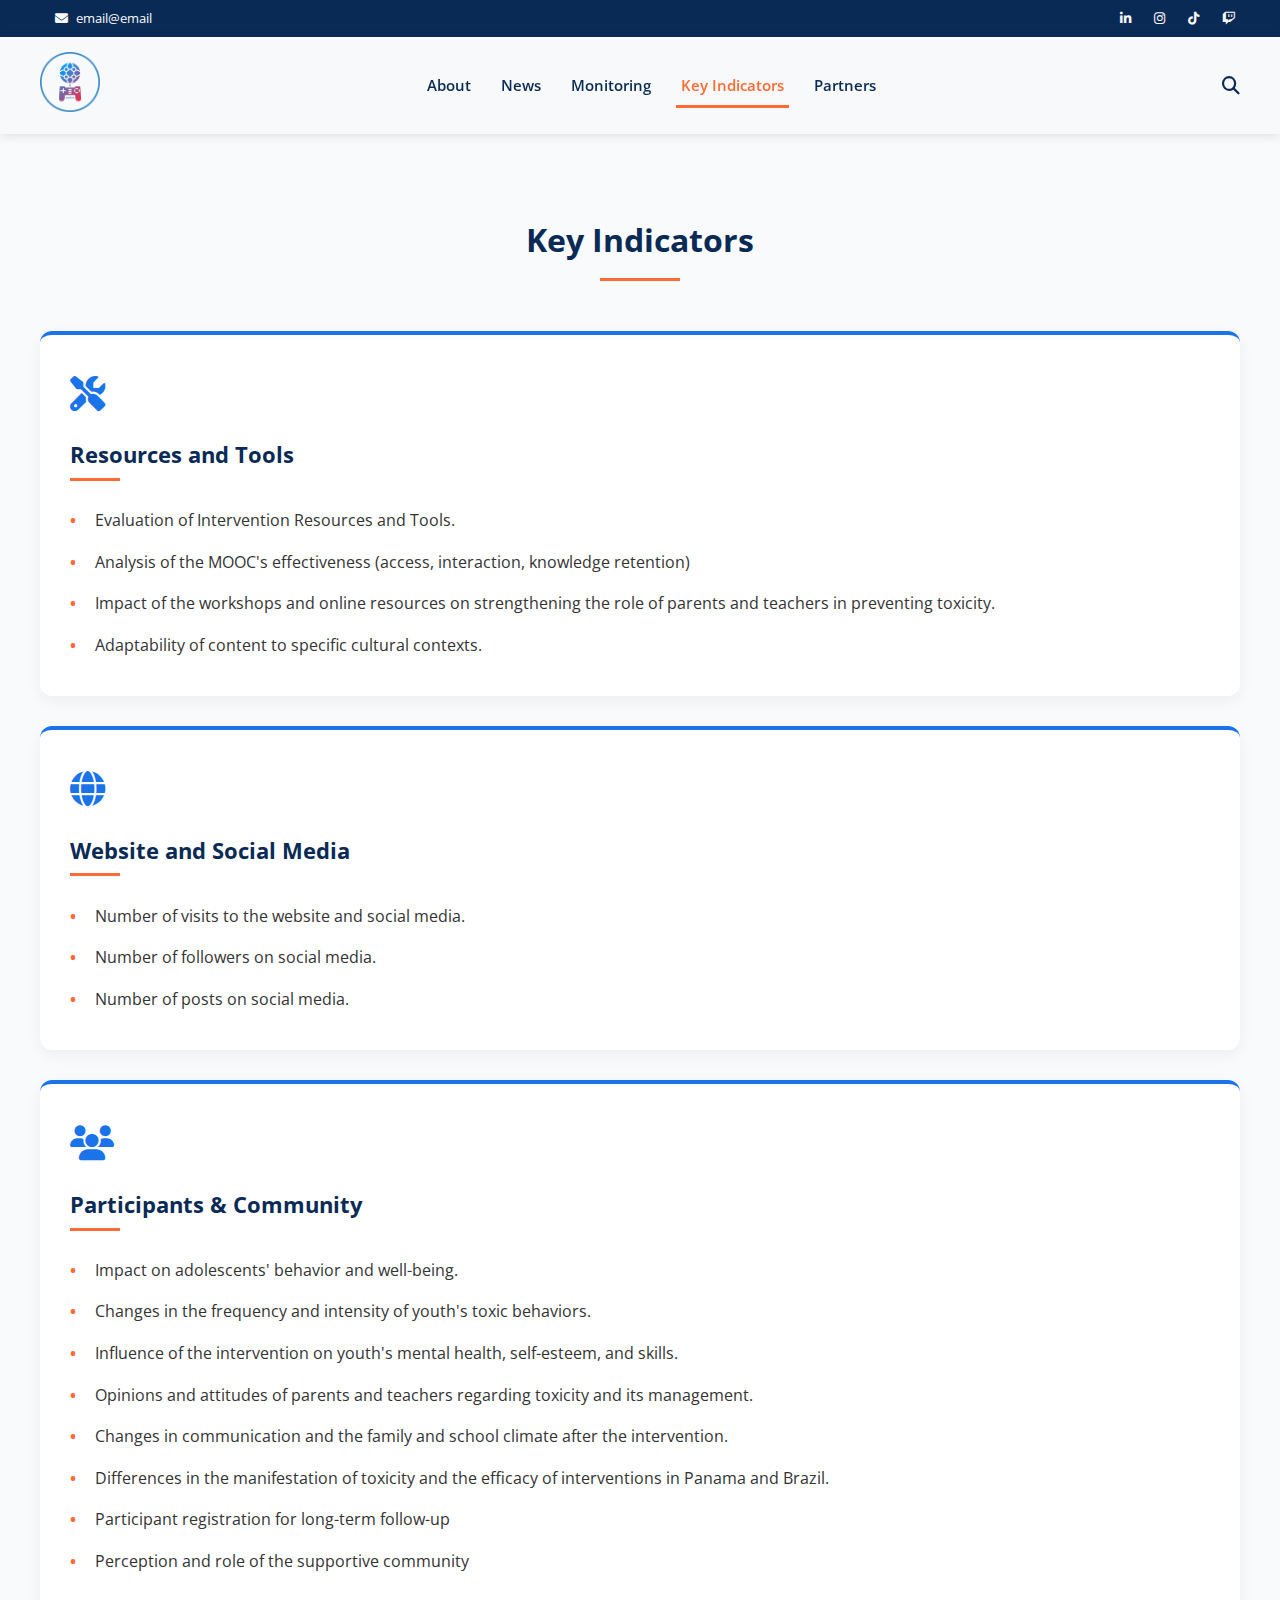
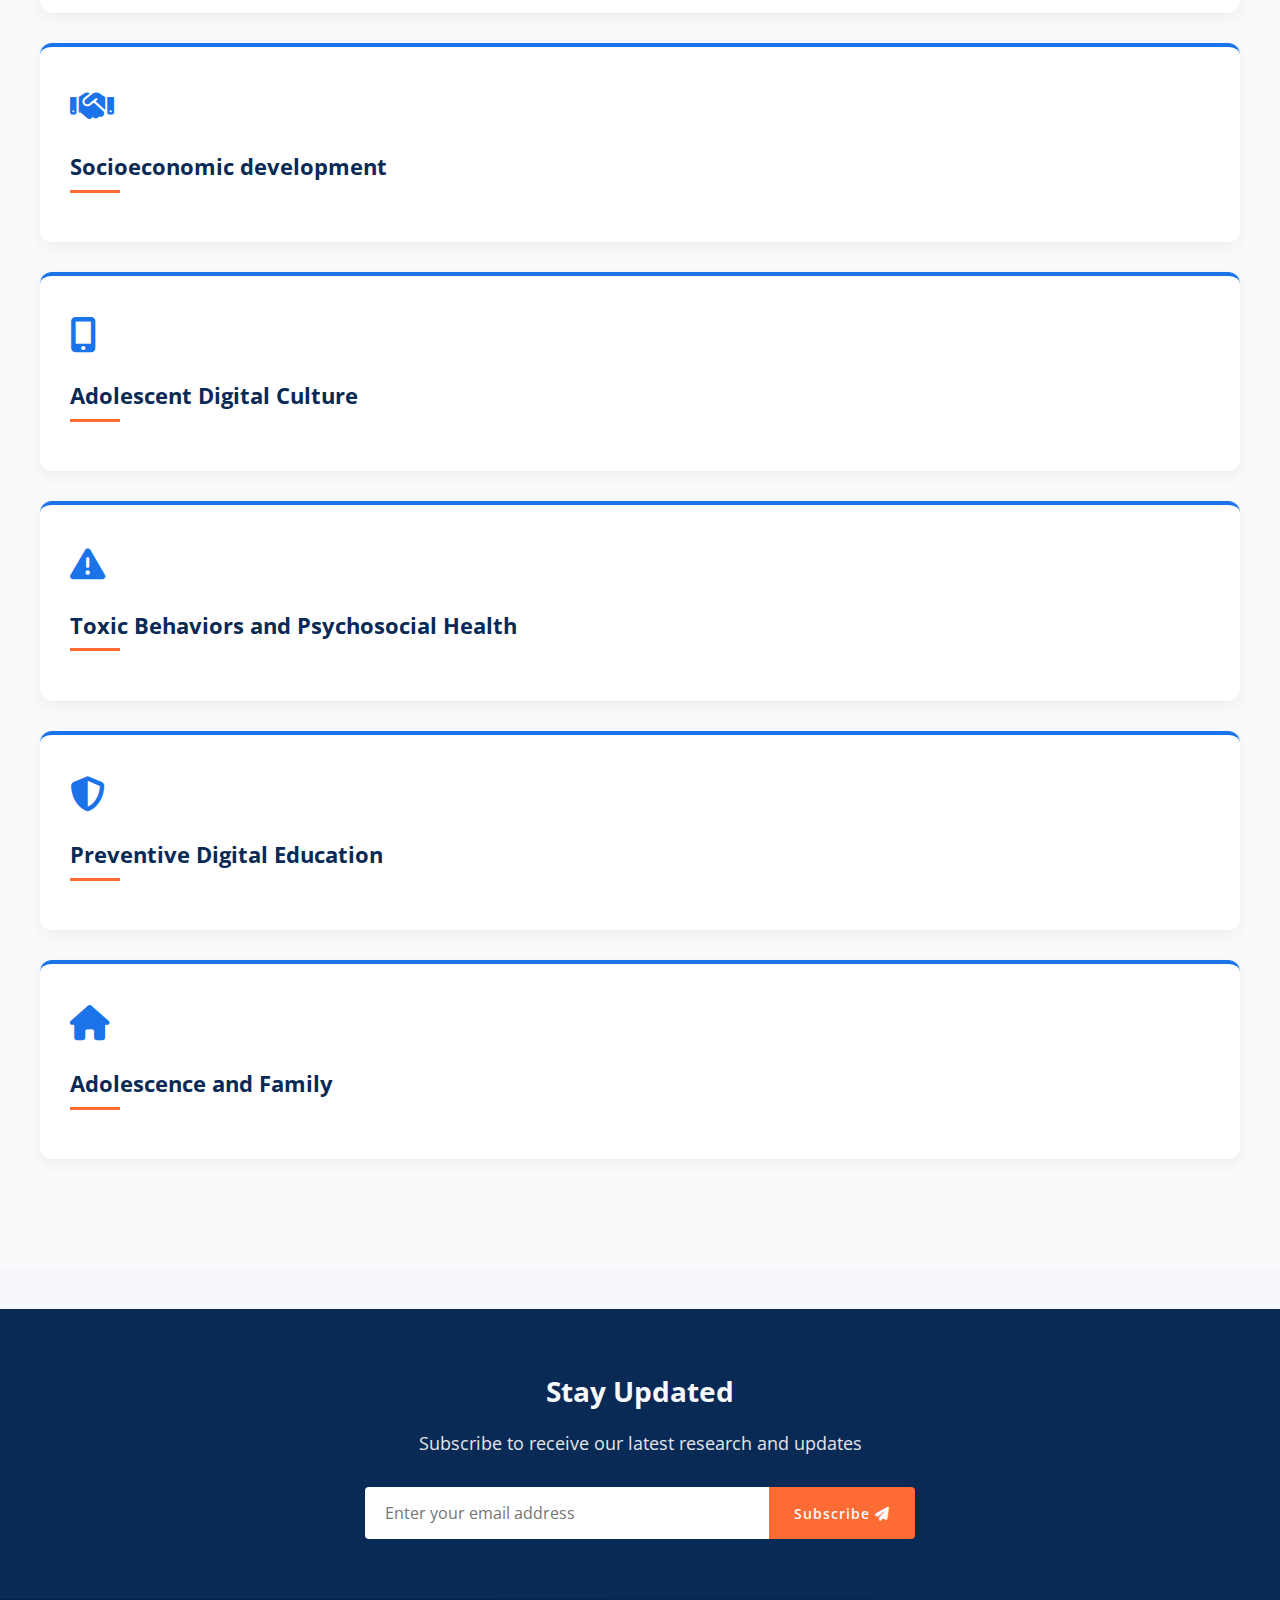
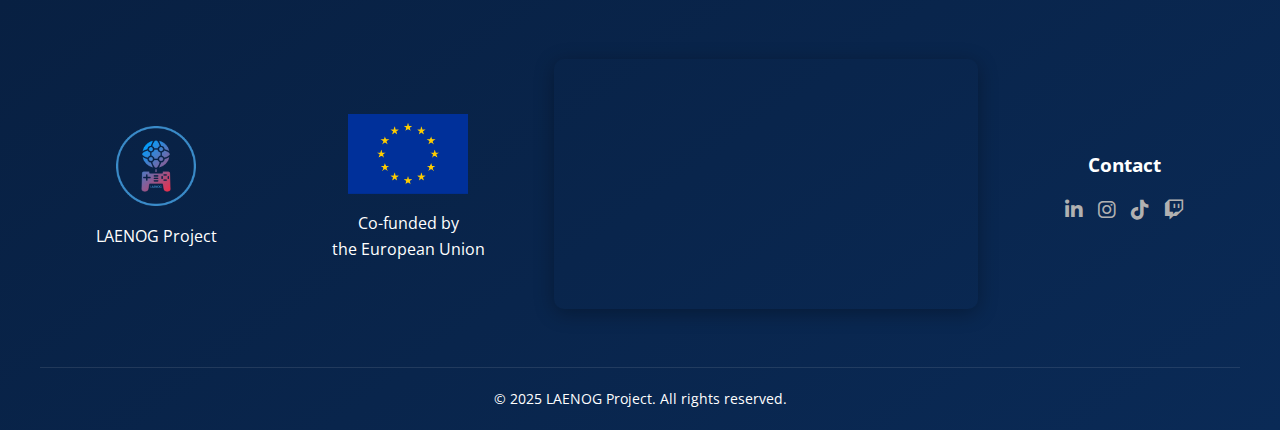
<file: indicators.html>
<!DOCTYPE html>
<html lang="en">
<head>
    <meta charset="UTF-8">
    <link rel="icon" href="img/LAENOG-logo.ico" type="image/x-icon">
    <meta name="viewport" content="width=device-width, initial-scale=1.0">
    <title>Observatory - LAENOG Project</title>
    <link href="https://fonts.googleapis.com/css2?family=Open+Sans:wght@400;600;700&display=swap" rel="stylesheet">
    <link rel="stylesheet" href="https://cdnjs.cloudflare.com/ajax/libs/font-awesome/6.4.0/css/all.min.css">
    <link rel="stylesheet" href="CSS/styles.css">
</head>
<body>
    <!-- Top Bar -->
    <div class="top-bar">
        <div class="container">
            <div class="contact-info">
                <a href="mailto:contact@laenog.org"><i class="fas fa-envelope"></i> email@email</a>
            </div>
            <div class="social-links">
                <a href="#" aria-label="LinkedIn"><i class="fab fa-linkedin-in"></i></a>
                <a href="https://www.instagram.com/laenog.erasmus/#" aria-label="Instagram"><i class="fab fa-instagram"></i></a>
                <a href="https://www.tiktok.com/@laenog.erasmus" aria-label="TikTok"><i class="fab fa-tiktok"></i></a>
                <a href="https://www.twitch.tv/laenog/about" aria-label="Twitch"><i class="fab fa-twitch"></i></a>
            </div>
        </div>
    </div>

    <!-- Navigation -->
    <nav class="main-nav">
        <div class="container nav-container">
            <div class="logo">
                <img src="img/LAENOG_logo-removebg-preview.png" alt="LAENOG Observatory">
            </div>
            
            <div class="main-menu">
                <ul>
                    <li><a href="index.html" >About</a></li>
                    <li><a href="news.html">News</a></li>
                    <li><a href="#">Monitoring</a></li>
                    <li><a href="indicators.html" class="active">Key Indicators</a></li>
                    <li><a href="partners.html">Partners</a></li>
                </ul>
            </div>
            
            <div class="search-icon">
                <i class="fas fa-search"></i>
            </div>
        </div>
    </nav>

    <!-- About Section -->
    <section class="indicators-section">
        <div class="container">
            <h2 class="section-title">Key Indicators</h2>
            
            <!-- Card 1 -->
            <div class="indicator-card">
                <div class="card-icon">
                    <i class="fas fa-tools"></i>
                </div>
                <h3>Resources and Tools</h3>
                <ul class="indicator-list">
                    <li>Evaluation of Intervention Resources and Tools.</li>
                    <li>Analysis of the MOOC's effectiveness (access, interaction, knowledge retention)</li>
                    <li>Impact of the workshops and online resources on strengthening the role of parents and teachers in preventing toxicity.</li>
                    <li>Adaptability of content to specific cultural contexts.</li>
                </ul>
            </div>
            
            <!-- Card 2 -->
            <div class="indicator-card">
                <div class="card-icon">
                    <i class="fas fa-globe"></i>
                </div>
                <h3>Website and Social Media</h3>
                <ul class="indicator-list">
                    <li>Number of visits to the website and social media.</li>
                    <li>Number of followers on social media.</li>
                    <li>Number of posts on social media.</li>
                </ul>
            </div>
            
            <!-- Card 3 -->
            <div class="indicator-card">
                <div class="card-icon">
                    <i class="fas fa-users"></i>
                </div>
                <h3>Participants & Community</h3>
                <ul class="indicator-list">
                    <li>Impact on adolescents' behavior and well-being.</li>
                    <li>Changes in the frequency and intensity of youth's toxic behaviors.</li>
                    <li>Influence of the intervention on youth's mental health, self-esteem, and skills.</li>
                    <li>Opinions and attitudes of parents and teachers regarding toxicity and its management.</li>
                    <li>Changes in communication and the family and school climate after the intervention.</li>
                    <li>Differences in the manifestation of toxicity and the efficacy of interventions in Panama and Brazil.</li>
                    <li>Participant registration for long-term follow-up</li>
                    <li>Perception and role of the supportive community</li>
                </ul>
            </div>
            
            <!-- Card 4 -->
            <div class="indicator-card">
                <div class="card-icon">
                    <i class="fas fa-handshake"></i>
                </div>
                <h3>Socioeconomic development</h3>
                <ul class="indicator-list">
                    
                </ul>
            </div>

            <div class="indicator-card">
                <div class="card-icon">
                    <i class="fas fa-mobile-alt"></i>
                </div>
                <h3>Adolescent Digital Culture</h3>
                <ul class="indicator-list">
                </ul>
            </div>

            <!-- Card 6 -->
            <div class="indicator-card">
                <div class="card-icon">
                    <i class="fas fa-exclamation-triangle"></i>
                </div>
                <h3>Toxic Behaviors and Psychosocial Health</h3>
                <ul class="indicator-list">
          
                </ul>
            </div>

            <!-- Card 7 -->
            <div class="indicator-card">
                <div class="card-icon">
                    <i class="fas fa-shield-alt"></i>
                </div>
                <h3>Preventive Digital Education</h3>
                <ul class="indicator-list">
                </ul>
            </div>

            <!-- Card 8 -->
            <div class="indicator-card">
                <div class="card-icon">
                    <i class="fas fa-home"></i>
                </div>
                <h3>Adolescence and Family</h3>
                <ul class="indicator-list">
                </ul>
            </div>

        </div>
    </section>

    <!-- Subscribe Section -->
    <section class="subscribe-section">
        <div class="container">
            <div class="subscribe-box">
                <h2>Stay Updated</h2>
                <p>Subscribe to receive our latest research and updates</p>
                
                <form class="subscribe-form">
                    <input type="email" placeholder="Enter your email address" required>
                    <button type="submit">Subscribe <i class="fas fa-paper-plane"></i></button>
                </form>
            </div>
        </div>
    </section>

       <!-- Footer -->
   <footer class="main-footer">
        <div class="container">
            <div class="footer-single-column">
                <!-- Logo LAENOG -->
                <div class="footer-item">
                    <img src="img/LAENOG_logo-removebg-preview.png" class="footer-logo" alt="LAENOG">
                    <p>LAENOG Project</p>
                </div>

                <!-- Logo UE -->
                <div class="footer-item">
                    <img src="img/EN_co_fundedvertical_RGB_POS-285x300.png" class="footer-logo" alt="EU Funded">
                    <p>Co-funded by<br> the European Union</p>
                </div>

                <!-- Mapa (ahora más grande) -->
                <div class="footer-item map-container">
                    <iframe 
                        src="https://www.google.com/maps/embed?pb=!1m14!1m8!1m3!1d12445.926168809443!2d-9.158245!3d38.752658!3m2!1i1024!2i768!4f13.1!3m3!1m2!1s0xd19330333cd63e3%3A0xe69947220603097!2sUniversity%20of%20Lisbon!5e0!3m2!1sen!2spa!4v1746240827334!5m2!1sen!2spa" 
                        allowfullscreen="" 
                        loading="lazy" 
                        referrerpolicy="no-referrer-when-downgrade">
                    </iframe>
                </div>

                <!-- Redes Sociales -->
                <div class="footer-item social-container">
                    <h3>Contact</h3>
                    <div class="footer-social">
                        <a href="https://www.linkedin.com/" target="_blank" aria-label="LinkedIn"><i class="fab fa-linkedin-in"></i></a>
                        <a href="https://www.instagram.com/laenog.erasmus/#" target="_blank" aria-label="Instagram"><i class="fab fa-instagram"></i></a>
                        <a href="https://www.tiktok.com/@laenog.erasmus" target="_blank" aria-label="TikTok"><i class="fab fa-tiktok"></i></a>
                        <a href="https://www.twitch.tv/laenog/about" target="_blank" aria-label="Twitch"><i class="fab fa-twitch"></i></a>
                    </div>
                </div>
            </div>

            <div class="copyright">
                <p>© 2025 LAENOG Project. All rights reserved.</p>
            </div>
        </div>
    </footer>
</body>
</html>
</file>
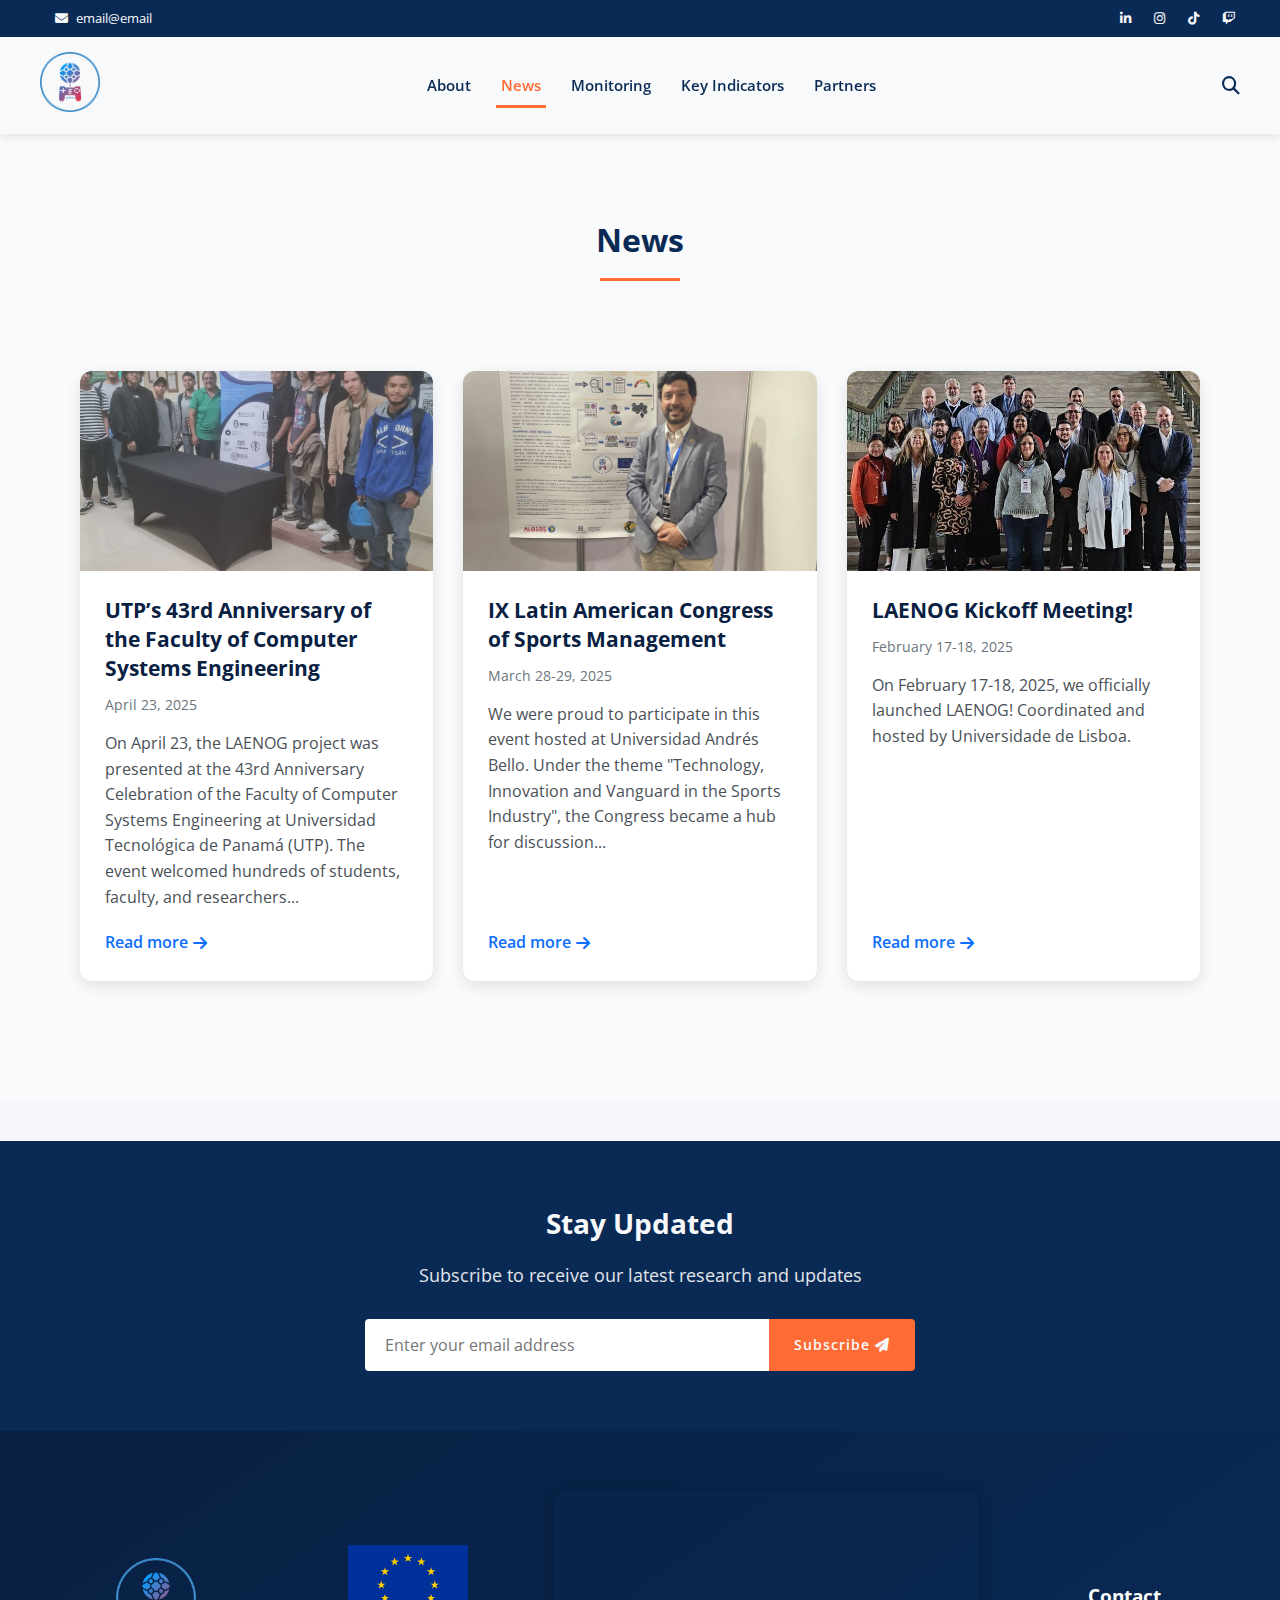
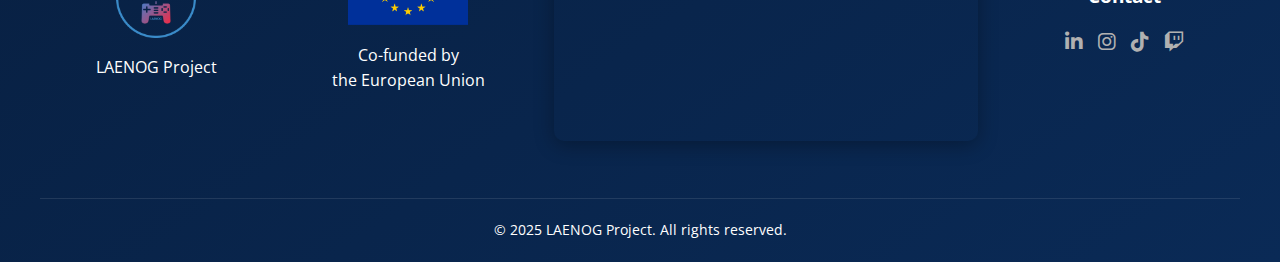
<file: news.html>
<!DOCTYPE html>
<html lang="en">
<head>
    <meta charset="UTF-8">
    <link rel="icon" href="img/LAENOG-logo.ico" type="image/x-icon">
    <meta name="viewport" content="width=device-width, initial-scale=1.0">
    <title>Observatory - LAENOG Project</title>
    <link href="https://fonts.googleapis.com/css2?family=Open+Sans:wght@400;600;700&display=swap" rel="stylesheet">
    <link rel="stylesheet" href="https://cdnjs.cloudflare.com/ajax/libs/font-awesome/6.4.0/css/all.min.css">
    <link rel="stylesheet" href="CSS/styles.css">
</head>
<body>
    <!-- Top Bar -->
    <div class="top-bar">
        <div class="container">
            <div class="contact-info">
                <a href="mailto:contact@laenog.org"><i class="fas fa-envelope"></i> email@email</a>
            </div>
            <div class="social-links">
                <a href="#" aria-label="LinkedIn"><i class="fab fa-linkedin-in"></i></a>
                <a href="https://www.instagram.com/laenog.erasmus/#" aria-label="Instagram"><i class="fab fa-instagram"></i></a>
                <a href="https://www.tiktok.com/@laenog.erasmus" aria-label="TikTok"><i class="fab fa-tiktok"></i></a>
                <a href="https://www.twitch.tv/laenog/about" aria-label="Twitch"><i class="fab fa-twitch"></i></a>
            </div>
        </div>
    </div>

    <!-- Navigation -->
    <nav class="main-nav">
        <div class="container nav-container">
            <div class="logo">
                <img src="img/LAENOG_logo-removebg-preview.png" alt="LAENOG Observatory">
            </div>
            
            <div class="main-menu">
                <ul>
                    <li><a href="index.html" >About</a></li>
                    <li><a href="news.html" class="active">News</a></li>
                    <li><a href="#">Monitoring</a></li>
                    <li><a href="indicators.html" >Key Indicators</a></li>
                    <li><a href="partners.html">Partners</a></li>
                </ul>
            </div>
            
            <div class="search-icon">
                <i class="fas fa-search"></i>
            </div>
        </div>
    </nav>

    <!-- About Section -->
    <section class="indicators-section">
        <div class="container">
            <h2 class="section-title">News</h2>
                <div class="news-container">
                    <!-- Noticia 1 -->
                    <article class="news-card">
                        <div class="news-image">
                            <img src="img/news-1.jpeg" alt="UTP’s 43rd Anniversary event">
                        </div>
                        <div class="news-content">
                            <h3>UTP’s 43rd Anniversary of the Faculty of Computer Systems Engineering</h3>
                            <p class="news-date">April 23, 2025</p>
                            <p class="news-excerpt">
                                On April 23, the LAENOG project was presented at the 43rd Anniversary Celebration of the Faculty of Computer Systems Engineering at Universidad Tecnológica de Panamá (UTP). The event welcomed hundreds of students, faculty, and researchers...
                            </p>
                            <a href="#" class="read-more">Read more <i class="fas fa-arrow-right"></i></a>
                        </div>
                    </article>

                    <!-- Noticia 2 -->
                    <article class="news-card">
                        <div class="news-image">
                            <img src="img/news-2.jpeg" alt="Latin American Congress of Sports Management">
                        </div>
                        <div class="news-content">
                            <h3>IX Latin American Congress of Sports Management</h3>
                            <p class="news-date">March 28-29, 2025</p>
                            <p class="news-excerpt">
                                We were proud to participate in this event hosted at Universidad Andrés Bello. Under the theme "Technology, Innovation and Vanguard in the Sports Industry", the Congress became a hub for discussion...
                            </p>
                            <a href="#" class="read-more">Read more <i class="fas fa-arrow-right"></i></a>
                        </div>
                    </article>

                    <!-- Noticia 3 -->
                    <article class="news-card">
                        <div class="news-image">
                            <img src="img/news-3.jpg" alt="LAENOG Kickoff Meeting">
                        </div>
                        <div class="news-content">
                            <h3>LAENOG Kickoff Meeting!</h3>
                            <p class="news-date">February 17-18, 2025</p>
                            <p class="news-excerpt">
                                On February 17-18, 2025, we officially launched LAENOG! Coordinated and hosted by Universidade de Lisboa.
                            </p>
                            <a href="#" class="read-more">Read more <i class="fas fa-arrow-right"></i></a>
                        </div>
                    </article>
                </div>
        </div>
    </section>

    <!-- Subscribe Section -->
    <section class="subscribe-section">
        <div class="container">
            <div class="subscribe-box">
                <h2>Stay Updated</h2>
                <p>Subscribe to receive our latest research and updates</p>
                
                <form class="subscribe-form">
                    <input type="email" placeholder="Enter your email address" required>
                    <button type="submit">Subscribe <i class="fas fa-paper-plane"></i></button>
                </form>
            </div>
        </div>
    </section>

       <!-- Footer -->
   <footer class="main-footer">
        <div class="container">
            <div class="footer-single-column">
                <!-- Logo LAENOG -->
                <div class="footer-item">
                    <img src="img/LAENOG_logo-removebg-preview.png" class="footer-logo" alt="LAENOG">
                    <p>LAENOG Project</p>
                </div>

                <!-- Logo UE -->
                <div class="footer-item">
                    <img src="img/EN_co_fundedvertical_RGB_POS-285x300.png" class="footer-logo" alt="EU Funded">
                    <p>Co-funded by<br> the European Union</p>
                </div>

                <!-- Mapa (ahora más grande) -->
                <div class="footer-item map-container">
                    <iframe 
                        src="https://www.google.com/maps/embed?pb=!1m14!1m8!1m3!1d12445.926168809443!2d-9.158245!3d38.752658!3m2!1i1024!2i768!4f13.1!3m3!1m2!1s0xd19330333cd63e3%3A0xe69947220603097!2sUniversity%20of%20Lisbon!5e0!3m2!1sen!2spa!4v1746240827334!5m2!1sen!2spa" 
                        allowfullscreen="" 
                        loading="lazy" 
                        referrerpolicy="no-referrer-when-downgrade">
                    </iframe>
                </div>

                <!-- Redes Sociales -->
                <div class="footer-item social-container">
                    <h3>Contact</h3>
                    <div class="footer-social">
                        <a href="https://www.linkedin.com/" target="_blank" aria-label="LinkedIn"><i class="fab fa-linkedin-in"></i></a>
                        <a href="https://www.instagram.com/laenog.erasmus/#" target="_blank" aria-label="Instagram"><i class="fab fa-instagram"></i></a>
                        <a href="https://www.tiktok.com/@laenog.erasmus" target="_blank" aria-label="TikTok"><i class="fab fa-tiktok"></i></a>
                        <a href="https://www.twitch.tv/laenog/about" target="_blank" aria-label="Twitch"><i class="fab fa-twitch"></i></a>
                    </div>
                </div>
            </div>

            <div class="copyright">
                <p>© 2025 LAENOG Project. All rights reserved.</p>
            </div>
        </div>
    </footer>
</body>
</html>
</file>
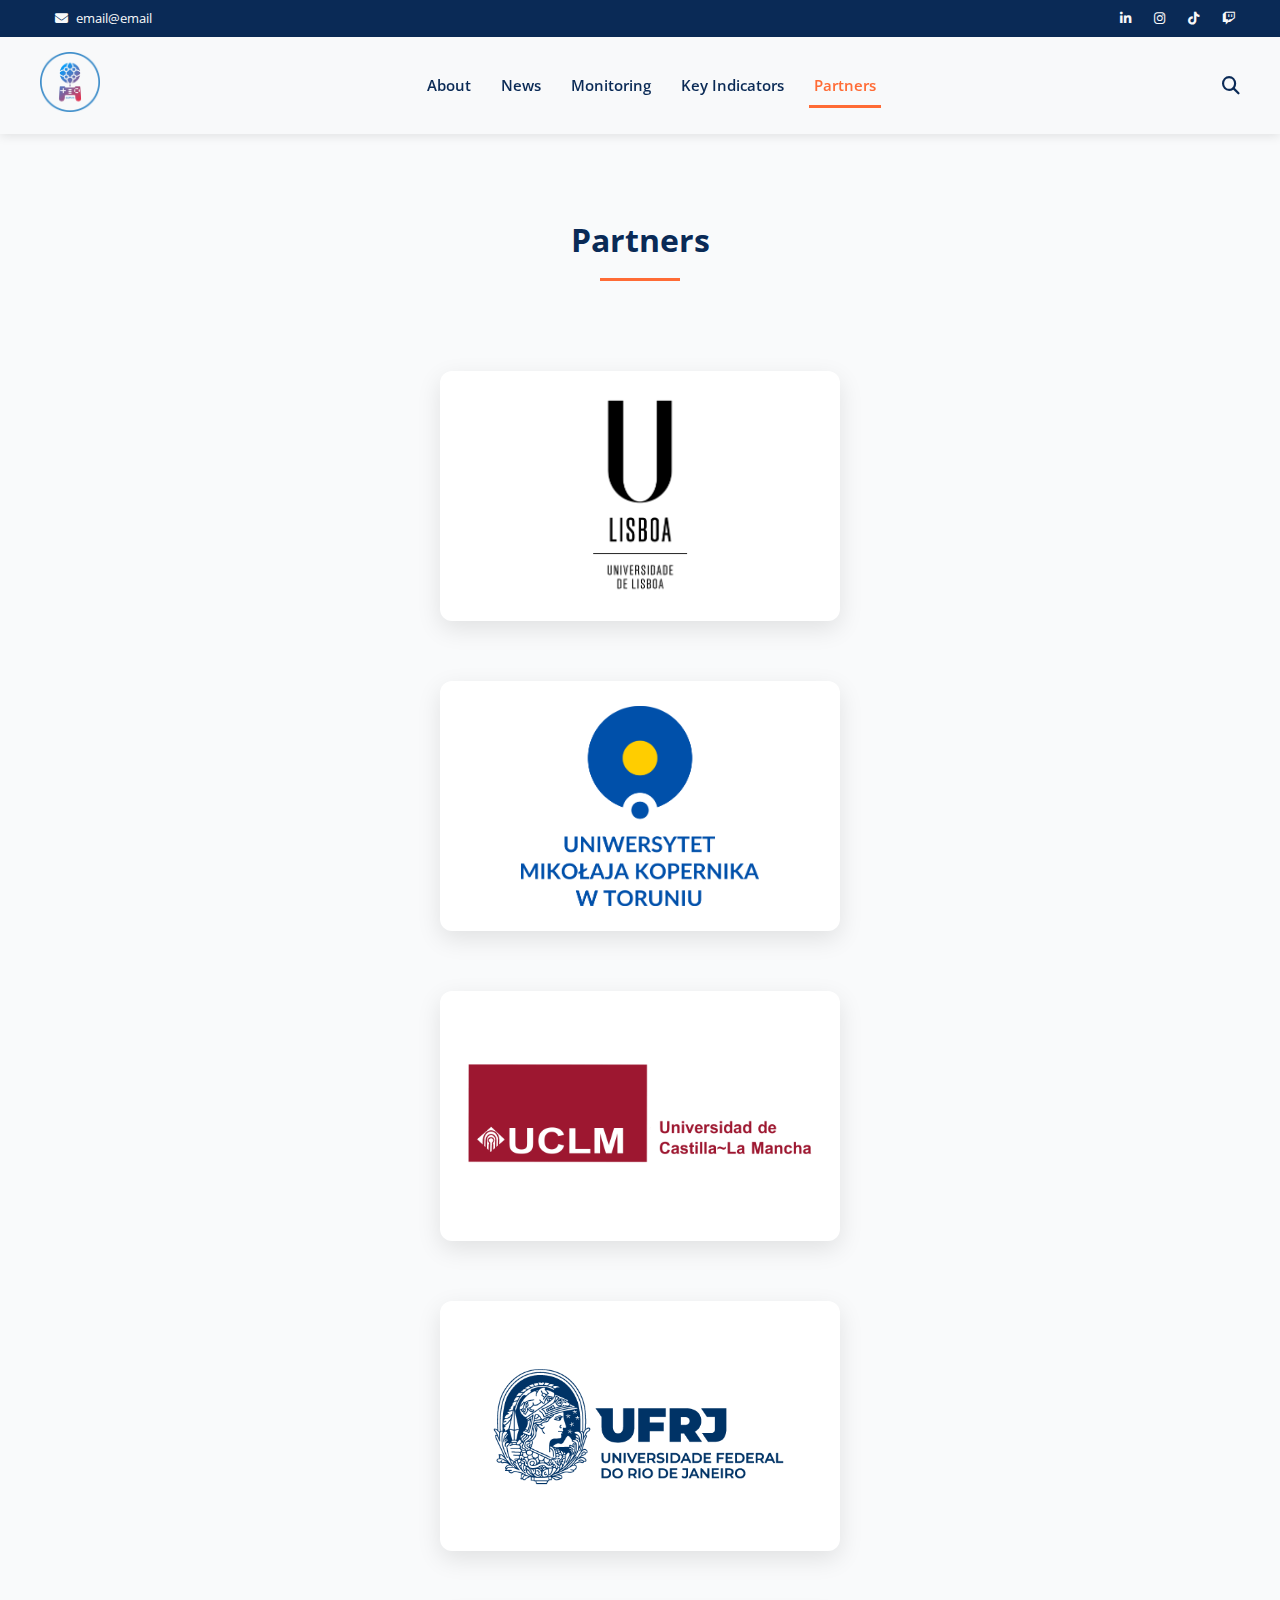
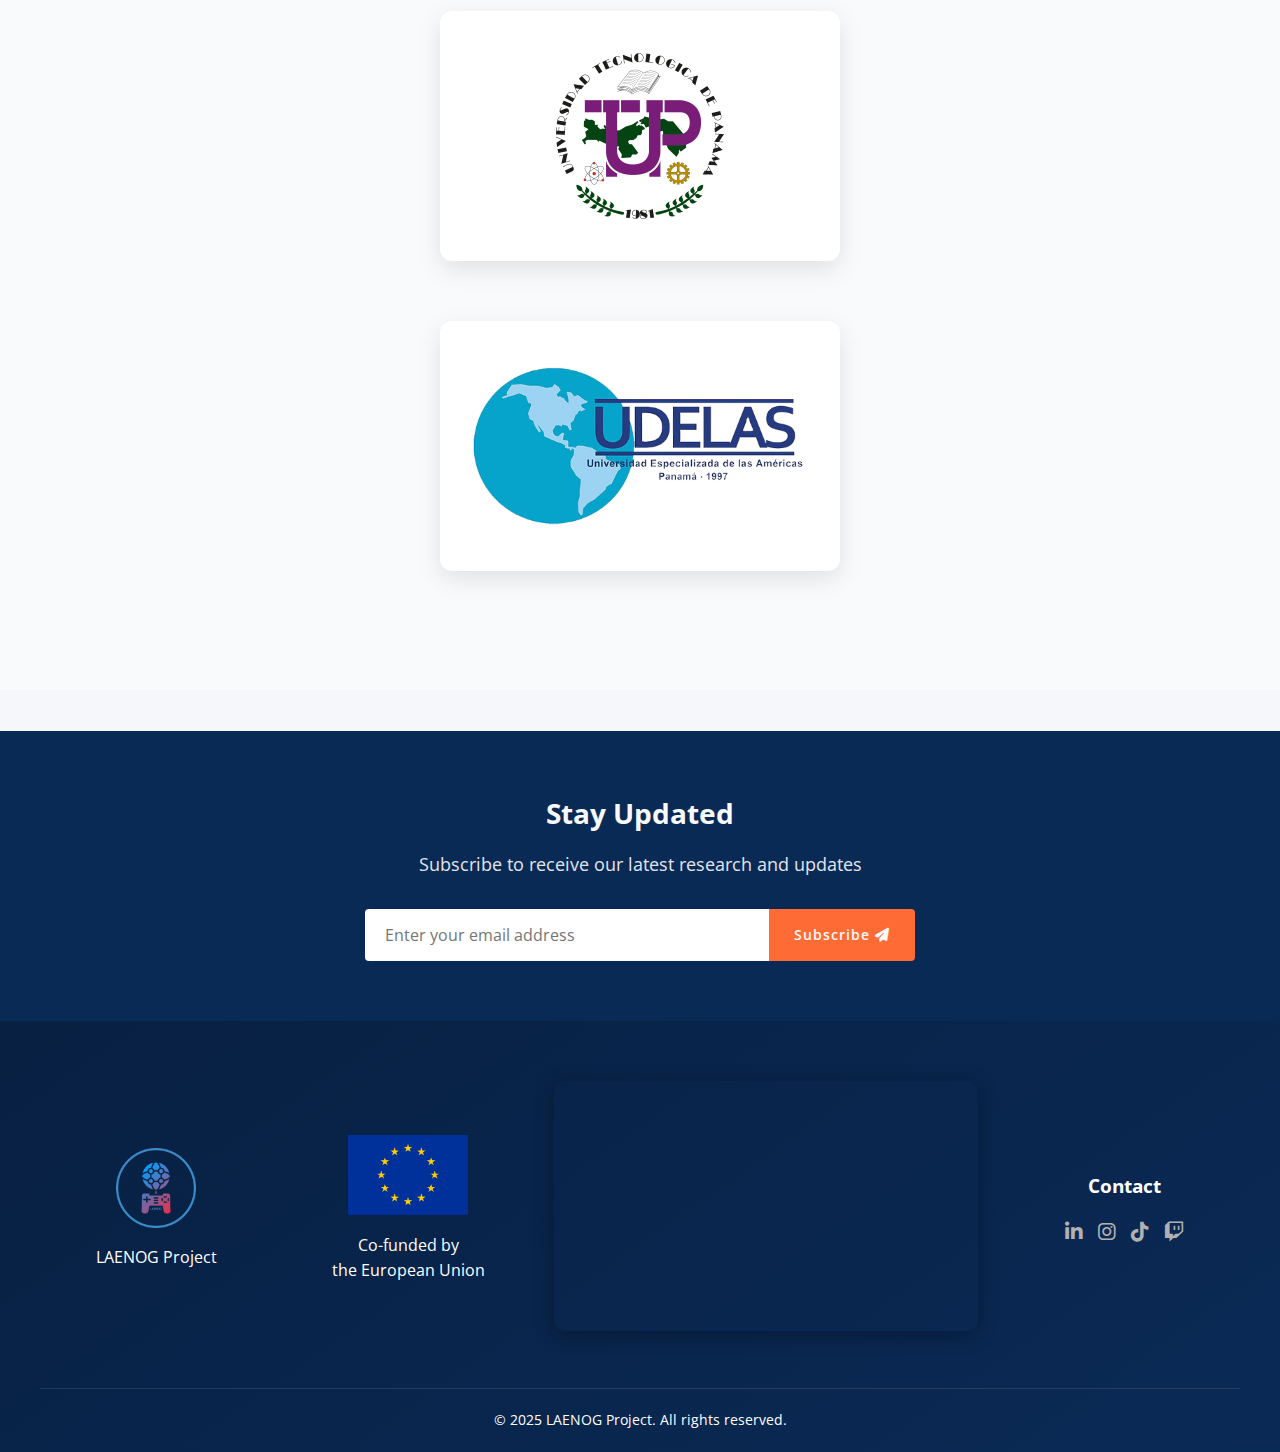
<file: partners.html>
<!DOCTYPE html>
<html lang="en">
<head>
    <meta charset="UTF-8">
    <link rel="icon" href="img/LAENOG-logo.ico" type="image/x-icon">
    <meta name="viewport" content="width=device-width, initial-scale=1.0">
    <title>Observatory - LAENOG Project</title>
    <link href="https://fonts.googleapis.com/css2?family=Open+Sans:wght@400;600;700&display=swap" rel="stylesheet">
    <link rel="stylesheet" href="https://cdnjs.cloudflare.com/ajax/libs/font-awesome/6.4.0/css/all.min.css">
    <link rel="stylesheet" href="CSS/styles.css">
</head>
<body>
    <!-- Top Bar -->
    <div class="top-bar">
        <div class="container">
            <div class="contact-info">
                <a href="mailto:contact@laenog.org"><i class="fas fa-envelope"></i> email@email</a>
            </div>
            <div class="social-links">
                <a href="#" aria-label="LinkedIn"><i class="fab fa-linkedin-in"></i></a>
                <a href="https://www.instagram.com/laenog.erasmus/#" aria-label="Instagram"><i class="fab fa-instagram"></i></a>
                <a href="https://www.tiktok.com/@laenog.erasmus" aria-label="TikTok"><i class="fab fa-tiktok"></i></a>
                <a href="https://www.twitch.tv/laenog/about" aria-label="Twitch"><i class="fab fa-twitch"></i></a>
            </div>
        </div>
    </div>

    <!-- Navigation -->
    <nav class="main-nav">
        <div class="container nav-container">
            <div class="logo">
                <img src="img/LAENOG_logo-removebg-preview.png" alt="LAENOG Observatory">
            </div>
            
            <div class="main-menu">
                <ul>
                    <li><a href="index.html" >About</a></li>
                    <li><a href="news.html">News</a></li>
                    <li><a href="#">Monitoring</a></li>
                    <li><a href="indicators.html" >Key Indicators</a></li>
                    <li><a href="partners.html" class="active">Partners</a></li>
                </ul>
            </div>
            <div class="search-icon">
                <i class="fas fa-search"></i>
            </div>
        </div>
    </nav>

    <!-- About Section -->
    <section class="indicators-section">
        <div class="container">
            <h2 class="section-title">Partners</h2>           
                <div class="partners-container">
                    <!-- Partner 1 -->
                    <div class="partner-item">
                        <div class="partner-img-container">
                            <img src="img/ULisboa_logo.png" alt="UNIVERSIDADE DE LISBOA">
                        </div>
                        <span class="partner-tooltip">UNIVERSIDADE DE LISBOA</span>
                    </div>

                    <!-- Partner 2 -->
                    <div class="partner-item">
                        <div class="partner-img-container">
                            <img src="img/siw_logo.png" alt="UNIWERSYTET MIKOLAJA KOPERNIKA W TORUNIU">
                        </div>
                        <span class="partner-tooltip">UNIWERSYTET MIKOLAJA KOPERNIKA W TORUNIU</span>
                    </div>

                    <!-- Partner 3 -->
                    <div class="partner-item">
                        <div class="partner-img-container">
                            <img src="img/UCLM-Logo.png" alt="UNIVERSIDAD DE CASTILLA - LA MANCHA">
                        </div>
                        <span class="partner-tooltip">UNIVERSIDAD DE CASTILLA - LA MANCHA</span>
                    </div>

                    <!-- Partner 4 -->
                    <div class="partner-item">
                        <div class="partner-img-container">
                            <img src="img/ufrj.png" alt="UNIVERSIDADE FEDERAL DO RIO DE JANEIRO">
                        </div>
                        <span class="partner-tooltip">UNIVERSIDADE FEDERAL DO RIO DE JANEIRO</span>
                    </div>

                    <!-- Partner 5 -->
                    <div class="partner-item">
                        <div class="partner-img-container">
                            <img src="img/logo_utp_-_cmyk_oficial.jpg" alt="UNIVERSIDAD TECNOLOGICA DE PANAMA">
                        </div>
                        <span class="partner-tooltip">UNIVERSIDAD TECNOLOGICA DE PANAMA</span>
                    </div>

                    <!-- Partner 6 -->
                    <div class="partner-item">
                        <div class="partner-img-container">
                            <img src="img/udelas.png" alt="UNIVERSIDAD ESPECIALIZADA DE LAS AMERICAS">
                        </div>
                        <span class="partner-tooltip">UNIVERSIDAD ESPECIALIZADA DE LAS AMERICAS</span>
                    </div>
                </div>  
        </div>
    </section>

    <!-- Subscribe Section -->
    <section class="subscribe-section">
        <div class="container">
            <div class="subscribe-box">
                <h2>Stay Updated</h2>
                <p>Subscribe to receive our latest research and updates</p>
                
                <form class="subscribe-form">
                    <input type="email" placeholder="Enter your email address" required>
                    <button type="submit">Subscribe <i class="fas fa-paper-plane"></i></button>
                </form>
            </div>
        </div>
    </section>

       <!-- Footer -->
   <footer class="main-footer">
        <div class="container">
            <div class="footer-single-column">
                <!-- Logo LAENOG -->
                <div class="footer-item">
                    <img src="img/LAENOG_logo-removebg-preview.png" class="footer-logo" alt="LAENOG">
                    <p>LAENOG Project</p>
                </div>

                <!-- Logo UE -->
                <div class="footer-item">
                    <img src="img/EN_co_fundedvertical_RGB_POS-285x300.png" class="footer-logo" alt="EU Funded">
                    <p>Co-funded by<br> the European Union</p>
                </div>

                <!-- Mapa (ahora más grande) -->
                <div class="footer-item map-container">
                    <iframe 
                        src="https://www.google.com/maps/embed?pb=!1m14!1m8!1m3!1d12445.926168809443!2d-9.158245!3d38.752658!3m2!1i1024!2i768!4f13.1!3m3!1m2!1s0xd19330333cd63e3%3A0xe69947220603097!2sUniversity%20of%20Lisbon!5e0!3m2!1sen!2spa!4v1746240827334!5m2!1sen!2spa" 
                        allowfullscreen="" 
                        loading="lazy" 
                        referrerpolicy="no-referrer-when-downgrade">
                    </iframe>
                </div>

                <!-- Redes Sociales -->
                <div class="footer-item social-container">
                    <h3>Contact</h3>
                    <div class="footer-social">
                        <a href="https://www.linkedin.com/" target="_blank" aria-label="LinkedIn"><i class="fab fa-linkedin-in"></i></a>
                        <a href="https://www.instagram.com/laenog.erasmus/#" target="_blank" aria-label="Instagram"><i class="fab fa-instagram"></i></a>
                        <a href="https://www.tiktok.com/@laenog.erasmus" target="_blank" aria-label="TikTok"><i class="fab fa-tiktok"></i></a>
                          <a href="https://www.twitch.tv/laenog/about" target="_blank" aria-label="Twitch"><i class="fab fa-twitch"></i></a>
                    </div>
                </div>
            </div>

            <div class="copyright">
                <p>© 2025 LAENOG Project. All rights reserved.</p>
            </div>
        </div>
    </footer>
</body>
</html>
</file>
<file: CSS/styles.css>
/* Variables */
:root {
    --azul-oscuro: #0a2a56;
    --azul-medio: #1a4b8c;
    --azul-claro: #1a73e8;
    --gris-oscuro: #333333;
    --gris-medio: #757575;
    --gris-claro: #f5f7fa;
    --blanco: #f8f9fa;
    --naranja: #ff6b35;
}

/* Base Styles */
* {
    margin: 0;
    padding: 0;
    box-sizing: border-box;
    font-family: 'Open Sans', sans-serif;
}

body {
    color: var(--gris-oscuro);
    line-height: 1.6;
    background-color: var(--gris-claro);
}


.container {
    width: 90%;
    max-width: 1200px;
    margin: 0 auto;
}

/* Top Bar */
.top-bar {
    background-color: var(--azul-oscuro);
    padding: 8px 0;
    font-size: 13px;
}

.top-bar .container {
    display: flex;
    justify-content: space-between;
    align-items: center;
}

.top-bar a {
    color: var(--blanco);
    text-decoration: none;
    margin-left: 15px;
    transition: all 0.3s;
}

.top-bar a:hover {
    color: #a0c4ff;
}

.top-bar i {
    margin-right: 5px;
}

/* Navigation */
.main-nav {
    background-color: var(--blanco);
    box-shadow: 0 2px 10px rgba(0, 0, 0, 0.1);
    position: sticky;
    top: 0;
    z-index: 1000;
}

.nav-container {
    display: flex;
    justify-content: space-between;
    align-items: center;
    padding: 15px 0;
}

.logo img {
    height: 60px;
    width: auto;
    transition: transform 0.3s;
}

.logo img:hover {
    transform: scale(1.05);
}

.main-menu ul {
    display: flex;
    list-style: none;
}

.main-menu li {
    position: relative;
    margin: 0 10px;
}

.main-menu a {
    color: var(--azul-oscuro);
    text-decoration: none;
    font-weight: 600;
    font-size: 15px;
    padding: 10px 5px;
    transition: all 0.3s;
    border-bottom: 3px solid transparent;
}

.main-menu a:hover,
.main-menu .active {
    color: var(--naranja);
    border-bottom: 3px solid var(--naranja);
}

.search-icon {
    color: var(--azul-oscuro);
    font-size: 18px;
    cursor: pointer;
    margin-left: 20px;
    transition: all 0.3s;
}

.search-icon:hover {
    color: var(--naranja);
    transform: scale(1.1);
}

/* Hero Banner */
.hero-banner {
    background: linear-gradient(rgba(10, 42, 86, 0.85), rgba(10, 42, 86, 0.85)), 
                url('img/gaming-banner.jpg');
    background-size: cover;
    background-position: center;
    height: 500px;
    display: flex;
    align-items: center;
    text-align: center;
    color: var(--blanco);
    margin-bottom: 50px;
}

.hero-content {
    max-width: 800px;
    margin: 0 auto;
}

.hero-content h1 {
    font-size: 42px;
    font-weight: 700;
    margin-bottom: 20px;
    line-height: 1.3;
    text-shadow: 0 2px 4px rgba(0,0,0,0.3);
}

.hero-content p {
    font-size: 18px;
    margin-bottom: 30px;
    text-shadow: 0 1px 3px rgba(0,0,0,0.3);
}

.btn {
    display: inline-block;
    background-color: var(--naranja);
    color: var(--blanco);
    padding: 12px 30px;
    border-radius: 4px;
    text-decoration: none;
    font-weight: 600;
    font-size: 14px;
    letter-spacing: 1px;
    transition: all 0.3s;
    border: none;
    cursor: pointer;
}

.btn:hover {
    background-color: #e05a2b;
    transform: translateY(-2px);
    box-shadow: 0 5px 15px rgba(0, 0, 0, 0.2);
}

/* About Section */
.about-section {
    padding: 60px 0;
    background-color: var(--blanco);
}

.section-title {
    text-align: center;
    margin-bottom: 50px;
    color: var(--azul-oscuro);
    font-size: 32px;
    font-weight: 700;
    position: relative;
    padding-bottom: 15px;
}

.section-title:after {
    content: '';
    position: absolute;
    bottom: 0;
    left: 50%;
    transform: translateX(-50%);
    width: 80px;
    height: 3px;
    background-color: var(--naranja);
}

.intro-card {
    background: rgba(10, 42, 86, 0.05);
    border-left: 4px solid var(--naranja);
    padding: 1.5rem;
    margin-bottom: 2rem;
    border-radius: 0 8px 8px 0;
}

.intro-card p {
    font-size: 1.1rem;
    line-height: 1.8;
    color: var(--azul-oscuro);
}
.intro-card .indicator-list {
    list-style-type: none;
    padding-left: 0;
    margin-top: 1rem; /* un poco de espacio arriba */
    color: var(--azul-oscuro);
    font-size: 1.1rem;
    line-height: 1.8;
    font-family: inherit;
}

.intro-card .indicator-list li {
    padding: 8px 0;
    position: relative;
    padding-left: 25px;
}

.intro-card .indicator-list li::before {
    content: '•';
    color: var(--naranja);
    font-weight: bold;
    position: absolute;
    left: 0;
    top: 0.3rem; /* para que el punto quede centrado verticalmente */
}

.objectives-grid {
    display: grid;
    grid-template-columns: repeat(auto-fit, minmax(300px, 1fr));
    gap: 2rem;
    margin: 2rem 0;
}

.objective-card {
    background: var(--blanco);
    border-radius: 8px;
    padding: 1.8rem;
    box-shadow: 0 4px 12px rgba(0,0,0,0.08);
    border-top: 4px solid var(--azul-claro);
    transition: transform 0.3s, box-shadow 0.3s;
}

.objective-card:hover {
    transform: translateY(-5px);
    box-shadow: 0 8px 20px rgba(0,0,0,0.12);
}

.objective-card h3 {
    color: var(--azul-oscuro);
    margin-bottom: 1.2rem;
    font-size: 1.3rem;
    display: flex;
    align-items: center;
}

.objective-card i {
    color: var(--naranja);
    margin-right: 0.8rem;
    font-size: 1.2rem;
}

.objective-card ol, 
.objective-card ul {
    padding-left: 1.8rem;
}

.objective-card li {
    margin-bottom: 0.8rem;
    line-height: 1.6;
}

.goals-section {
    display: grid;
    grid-template-columns: repeat(auto-fit, minmax(300px, 1fr));
    gap: 2rem;
    margin: 3rem 0;
}

.goal-item {
    background: var(--blanco);
    padding: 1.8rem;
    border-radius: 8px;
    box-shadow: 0 4px 12px rgba(0,0,0,0.06);
    border-left: 4px solid var(--azul-medio);
}

.goal-item h3 {
    color: var(--azul-oscuro);
    margin-bottom: 1.2rem;
    font-size: 1.3rem;
    display: flex;
    align-items: center;
}

.goal-item i {
    color: var(--naranja);
    margin-right: 0.8rem;
    font-size: 1.2rem;
}

.styled-list {
    list-style-type: none;
}

.styled-list li {
    position: relative;
    padding-left: 1.8rem;
    margin-bottom: 0.8rem;
    line-height: 1.6;
}

.styled-list li:before {
    content: "•";
    color: var(--naranja);
    font-weight: bold;
    position: absolute;
    left: 0;
    font-size: 1.2rem;
}

.mission-card {
    background: var(--gris-claro);
    padding: 2rem;
    border-radius: 8px;
    margin: 2rem 0;
    border-left: 4px solid var(--naranja);
}

.mission-card h3 {
    color: var(--azul-oscuro);
    margin-bottom: 1rem;
    font-size: 1.3rem;
    display: flex;
    align-items: center;
}

.mission-card i {
    color: var(--naranja);
    margin-right: 0.8rem;
    font-size: 1.2rem;
}

.thematic-section {
    margin: 3rem 0;
}

.thematic-section h3 {
    margin-bottom: 1.5rem;
    font-size: 1.5rem;
    color: var(--azul-oscuro);
    display: flex;
    align-items: center;
}

.thematic-section i {
    color: var(--naranja);
    margin-right: 0.8rem;
    font-size: 1.3rem;
}

.thematic-grid {
    display: grid;
    grid-template-columns: repeat(auto-fit, minmax(220px, 1fr));
    gap: 1.5rem;
    margin-top: 1.5rem;
}

.thematic-card {
    background: var(--blanco);
    padding: 1.5rem;
    border-radius: 8px;
    box-shadow: 0 4px 8px rgba(0,0,0,0.05);
    transition: all 0.3s;
    border-top: 3px solid var(--azul-claro);
}

.thematic-card:hover {
    transform: translateY(-5px);
    box-shadow: 0 8px 16px rgba(0,0,0,0.1);
}

.thematic-card h4 {
    color: var(--azul-oscuro);
    margin-bottom: 0.8rem;
    font-size: 1.1rem;
}

.thematic-card p {
    color: var(--gris-medio);
    font-size: 0.95rem;
}

.collaborators {
    margin: 4rem 0 2rem;
}

.collaborators h3 {
    text-align: center;
    margin-bottom: 2rem;
    font-size: 1.5rem;
    color: var(--azul-oscuro);
    display: flex;
    align-items: center;
    justify-content: center;
}

.collaborators i {
    color: var(--naranja);
    margin-right: 0.8rem;
    font-size: 1.3rem;
}

.collaboration-logos {
    display: flex;
    flex-wrap: wrap;
    justify-content: center;
    gap: 2rem;
    align-items: center;
    margin-top: 1.5rem;
}

.collaboration-logos img {
    height: 60px;
    width: auto;
    max-width: 180px;
    /*filter: grayscale(100%);*/
    opacity: 0.8;
    transition: all 0.3s;
}

.collaboration-logos img:hover {
    /*filter: grayscale(0%);*/
    opacity: 1;
    transform: scale(1.05);
}

.btn-outline {
    display: inline-block;
    padding: 0.6rem 1.2rem;
    border: 2px solid var(--naranja);
    color: var(--naranja);
    border-radius: 4px;
    text-decoration: none;
    margin-top: 1rem;
    font-weight: 600;
    font-size: 0.9rem;
    transition: all 0.3s;
}

.btn-outline:hover {
    background: var(--naranja);
    color: white;
    transform: translateY(-2px);
}

/* Subscribe Section */
.subscribe-section {
    background-color: var(--azul-oscuro);
    padding: 60px 0;
    color: var(--blanco);
    text-align: center;
    margin-top: 40px;
}

.subscribe-box {
    max-width: 700px;
    margin: 0 auto;
}

.subscribe-box h2 {
    font-size: 28px;
    margin-bottom: 15px;
}

.subscribe-box p {
    margin-bottom: 30px;
    opacity: 0.9;
    font-size: 1.1rem;
}

.subscribe-form {
    display: flex;
    max-width: 550px;
    margin: 0 auto;
}

.subscribe-form input {
    flex: 1;
    padding: 15px 20px;
    border: none;
    border-radius: 4px 0 0 4px;
    font-size: 16px;
}

.subscribe-form button {
    background-color: var(--naranja);
    color: var(--blanco);
    border: none;
    padding: 0 25px;
    border-radius: 0 4px 4px 0;
    cursor: pointer;
    font-weight: 600;
    font-size: 14px;
    letter-spacing: 1px;
    transition: all 0.3s;
}

.subscribe-form button:hover {
    background-color: #e05a2b;
}

/* Estilos generales */
/* Estilos generales */
.main-footer {
    background: linear-gradient(145deg, #082042 0%, #0a2a56 100%);
    color: white;
    padding: 50px 0 20px;
}

.container {
    width: 95%;
    max-width: 1200px;
    margin: 0 auto;
}

/* Contenedor flex horizontal */
.footer-single-column {
    display: flex;
    flex-wrap: wrap;
    justify-content: space-between; /* Distribución óptima */
    align-items: center;
    gap: 20px;
}

/* Items del footer */
.footer-item {
    flex: 1; /* Ocupa espacio disponible */
    min-width: 200px; /* Ancho mínimo */
    padding: 10px;
    text-align: center;
}

/* Logos */
.footer-logo {
    height: 80px;
    margin-bottom: 10px;
    object-fit: contain;
}

/* Mapa ampliado */
.map-container {
    flex: 2; /* Más espacio para el mapa */
    min-width: 300px; /* Ancho mínimo mayor */
}

.map-container iframe {
    width: 100%;
    height: 250px; /* Altura aumentada */
    border: 0;
    border-radius: 10px;
    box-shadow: 0 4px 20px rgba(0, 0, 0, 0.3);
}

/* Redes Sociales */
.social-container {
    flex: 1;
}

.footer-social {
    display: flex;
    gap: 15px;
    justify-content: center;
    margin-top: 15px;
}

.footer-social a {
    color: #b1b1b1;
    font-size: 20px;
    transition: all 0.3s;
}

.footer-social a:hover {
    transform: scale(1.1);
}

/* Copyright */
.copyright {
    text-align: center;
    margin-top: 40px;
    padding-top: 20px;
    border-top: 1px solid rgba(255, 255, 255, 0.1);
    font-size: 14px;
}

/* Responsive */
@media (max-width: 900px) {
    .footer-single-column {
        flex-direction: column;
    }
    .map-container iframe {
        height: 300px; /* Mapa aún más grande en móviles */
    }
}
/* Estilos para la sección de colaboradores */
.collaborators {
    margin: 4rem 0;
    padding: 2rem 0;
    background-color: rgba(10, 42, 86, 0.03);
    border-radius: 12px;
}

.collaborators h3 {
    text-align: center;
    margin-bottom: 2.5rem;
    font-size: 1.8rem;
    color: var(--azul-oscuro);
    display: flex;
    align-items: center;
    justify-content: center;
    gap: 1rem;
}

.collaboration-logos {
    display: flex;
    flex-wrap: wrap;
    justify-content: center;
    gap: 3rem;
    align-items: center;
    margin-top: 2rem;
    padding: 0 2rem;
}

/* Contenedor principal */
.partners-vertical {
    display: flex;
    flex-direction: column;
    align-items: center;
    gap: 40px;
    padding: 30px;
    max-width: 800px;
    margin: 0 auto;
}

/* Cada item de logo */
.logo-item {
    position: relative;
    display: flex;
    flex-direction: column;
    align-items: center;
    width: 100%;
    padding: 15px 0;
    border-bottom: 1px solid #eee;
}

/* Imágenes de logos */
.logo-item img {
    max-width: 200px;
    height: auto;
    filter: grayscale(100%);
    opacity: 0.7;
    transition: all 0.3s ease;
}

/* Contenedor principal */
.partners-vertical {
    display: flex;
    flex-direction: column;
    align-items: center;
    gap: 30px;
    padding: 30px;
    max-width: 800px;
    margin: 0 auto;
    background-color: #f8f9fa;
    border-radius: 12px;
}

/* Cada item de logo */
.logo-item {
    position: relative;
    width: 100%;
    display: flex;
    flex-direction: column;
    align-items: center;
    padding: 15px 0;
}

/* Contenedor de imagen para tamaño fijo */
.logo-img-container {
    width: 220px;
    height: 120px;
    display: flex;
    justify-content: center;
    align-items: center;
    padding: 10px;
    background-color: white;
    border-radius: 8px;
    box-shadow: 0 4px 12px rgba(0,0,0,0.08);
    transition: all 0.3s ease;
}

/* Imágenes de logos - tamaño uniforme */
.logo-img-container img {
    max-width: 90%;
    max-height: 90%;
    object-fit: contain;
    transition: transform 0.3s ease;
}

/* Tooltip */
/* CONTENEDOR PRINCIPAL */
.partners-container {
    display: flex;
    flex-direction: column;
    align-items: center;
    gap: 60px;
    padding: 40px;
    max-width: 1200px;
    margin: 0 auto;
}

/* CONTENEDOR DE CADA PARTNER */
.partner-item {
    position: relative;
    width: 100%;
    display: flex;
    flex-direction: column;
    align-items: center;
}

/* CONTENEDOR DE IMAGEN (GRANDE Y A COLOR) */
.partner-img-container {
    width: 400px;
    height: 250px;
    display: flex;
    justify-content: center;
    align-items: center;
    padding: 25px;
    background-color: white;
    border-radius: 12px;
    box-shadow: 0 8px 24px rgba(0,0,0,0.1);
    transition: all 0.4s ease;
}

/* IMAGENES (GRANDES Y A COLOR) */
.partner-img-container img {
    max-width: 100%;
    max-height: 100%;
    object-fit: contain;
    transition: transform 0.3s ease;
}

/* TOOLTIP */
.partner-tooltip {
    visibility: hidden;
    width: 350px;
    background-color: #082042;
    color: white;
    text-align: center;
    border-radius: 8px;
    padding: 15px;
    position: absolute;
    z-index: 10;
    bottom: -20px;
    transform: translateY(100%);
    opacity: 0;
    transition: opacity 0.3s;
    font-size: 16px;
    font-weight: 500;
    box-shadow: 0 10px 30px rgba(0,0,0,0.2);
}

/* FLECHA TOOLTIP */
.partner-tooltip::after {
    content: "";
    position: absolute;
    bottom: 100%;
    left: 50%;
    margin-left: -10px;
    border-width: 10px;
    border-style: solid;
    border-color: transparent transparent #082042 transparent;
}

/* EFECTOS HOVER */
.partner-item:hover .partner-img-container {
    transform: translateY(-12px);
    box-shadow: 0 18px 36px rgba(0,0,0,0.15);
}

.partner-item:hover .partner-tooltip {
    visibility: visible;
    opacity: 1;
}

/* Contenedor principal */
.news-container {
    display: grid;
    grid-template-columns: repeat(auto-fit, minmax(300px, 1fr));
    gap: 30px;
    padding: 40px;
    max-width: 1200px;
    margin: 0 auto;
}

/* Tarjeta de noticia */
.news-card {
    background: white;
    border-radius: 12px;
    overflow: hidden;
    box-shadow: 0 5px 15px rgba(0,0,0,0.1);
    transition: transform 0.3s ease, box-shadow 0.3s ease;
    display: flex;
    flex-direction: column;
    height: 100%;
}

.news-card:hover {
    transform: translateY(-10px);
    box-shadow: 0 15px 30px rgba(0,0,0,0.15);
}

/* Imagen */
.news-image {
    height: 200px;
    overflow: hidden;
}

.news-image img {
    width: 100%;
    height: 100%;
    object-fit: cover;
    transition: transform 0.5s ease;
}

.news-card:hover .news-image img {
    transform: scale(1.05);
}

/* Contenido */
.news-content {
    padding: 25px;
    flex-grow: 1;
    display: flex;
    flex-direction: column;
}

.news-content h3 {
    margin: 0 0 10px;
    color: #082042;
    font-size: 1.3rem;
    line-height: 1.4;
}

.news-date {
    color: #6c757d;
    font-size: 0.9rem;
    margin-bottom: 15px;
}

.news-excerpt {
    color: #495057;
    margin-bottom: 20px;
    flex-grow: 1;
}

/* Botón Read More */
.read-more {
    color: #0d6efd;
    text-decoration: none;
    font-weight: 600;
    display: inline-flex;
    align-items: center;
    transition: color 0.3s ease;
}

.read-more i {
    margin-left: 5px;
    transition: transform 0.3s ease;
}

.read-more:hover {
    color: #082042;
}

.read-more:hover i {
    transform: translateX(5px);
}

/* Responsive */
@media (max-width: 768px) {
    .news-container {
        grid-template-columns: 1fr;
        padding: 20px;
    }
    
    .news-image {
        height: 180px;
    }
}

/* RESPONSIVE */
@media (max-width: 768px) {
    .partner-img-container {
        width: 320px;
        height: 200px;
        padding: 20px;
    }
    
    .partner-tooltip {
        width: 280px;
        font-size: 15px;
    }
}
@media (max-width: 480px) {
    .partner-img-container {
        width: 280px;
        height: 180px;
        padding: 15px;
    }
    
    .partner-tooltip {
        width: 240px;
        font-size: 14px;
    }
}
/* Responsive para móviles */
@media (max-width: 768px) {
    .collaboration-logos {
        gap: 2rem;
    }
    
    .logo-tooltip img {
        height: 70px;
        max-width: 160px;
    }
    
    .tooltip-text {
        font-size: 13px;
        padding: 8px 12px;
    }
}

@media (max-width: 480px) {
    .collaboration-logos {
        gap: 1.5rem;
    }
    
    .logo-tooltip img {
        height: 200px;
        max-width: 440px;
    }
    
    .collaborators h3 {
        font-size: 1.5rem;
        flex-direction: column;
        gap: 0.5rem;
    }
}

/* Responsive Design */
@media (max-width: 992px) {
    .hero-content h1 {
        font-size: 36px;
    }
    
    .nav-container {
        flex-direction: column;
        padding: 15px 0;
    }
    
    .logo {
        margin-bottom: 15px;
    }
    
    .main-menu ul {
        flex-wrap: wrap;
        justify-content: center;
    }
}

@media (max-width: 768px) {
    .hero-banner {
        height: 400px;
    }
    
    .hero-content h1 {
        font-size: 32px;
    }
    
    .section-title {
        font-size: 28px;
    }
    
    .subscribe-form {
        flex-direction: column;
    }
    
    .subscribe-form input,
    .subscribe-form button {
        width: 100%;
        border-radius: 4px;
    }
    
    .subscribe-form button {
        margin-top: 10px;
        padding: 15px;
    }
    
    .collaboration-logos {
        gap: 1.5rem;
    }
    
    .collaboration-logos img {
        height: 50px;
    }
}

@media (max-width: 576px) {
    .hero-content h1 {
        font-size: 28px;
    }
    
    .hero-content p {
        font-size: 16px;
    }
    
    .top-bar .container {
        flex-direction: column;
        gap: 10px;
    }
    
    .contact-info, 
    .social-links {
        width: 100%;
        text-align: center;
    }
    
    .footer-grid {
        grid-template-columns: 1fr;
        gap: 30px;
    }
}
/* Estilos para la sección */
.indicators-section {
    padding: 80px 0;
    background-color: #f9fafb;
}

.indicator-card {
    background: white;
    border-radius: 12px;
    padding: 30px;
    margin-bottom: 30px;
    box-shadow: 0 5px 15px rgba(0,0,0,0.05);
    border-top: 4px solid var(--azul-claro);
    transition: all 0.3s ease;
}

.indicator-card:hover {
    transform: translateY(-5px);
    box-shadow: 0 8px 25px rgba(0,0,0,0.1);
}

.card-icon {
    font-size: 2.2rem;
    color: var(--azul-claro);
    margin-bottom: 1rem;
}

.indicator-card h3 {
    color: var(--azul-oscuro);
    margin-bottom: 1.2rem;
    font-size: 1.4rem;
    position: relative;
    padding-bottom: 8px;
}

.indicator-card h3::after {
    content: '';
    position: absolute;
    bottom: 0;
    left: 0;
    width: 50px;
    height: 3px;
    background: var(--naranja);
}

.indicator-list {
    list-style-type: none;
    padding-left: 0;
}

.indicator-list li {
    padding: 8px 0;
    position: relative;
    padding-left: 25px;
    line-height: 1.6;
}

.indicator-list li::before {
    content: '•';
    color: var(--naranja);
    font-weight: bold;
    position: absolute;
    left: 0;
}

/* Responsive */
@media (min-width: 768px) {
    .indicators-container {
        display: grid;
        grid-template-columns: repeat(2, 1fr);
        gap: 30px;
    }
}

@media (min-width: 992px) {
    .indicators-container {
        grid-template-columns: repeat(4, 1fr);
    }
}
</file>
